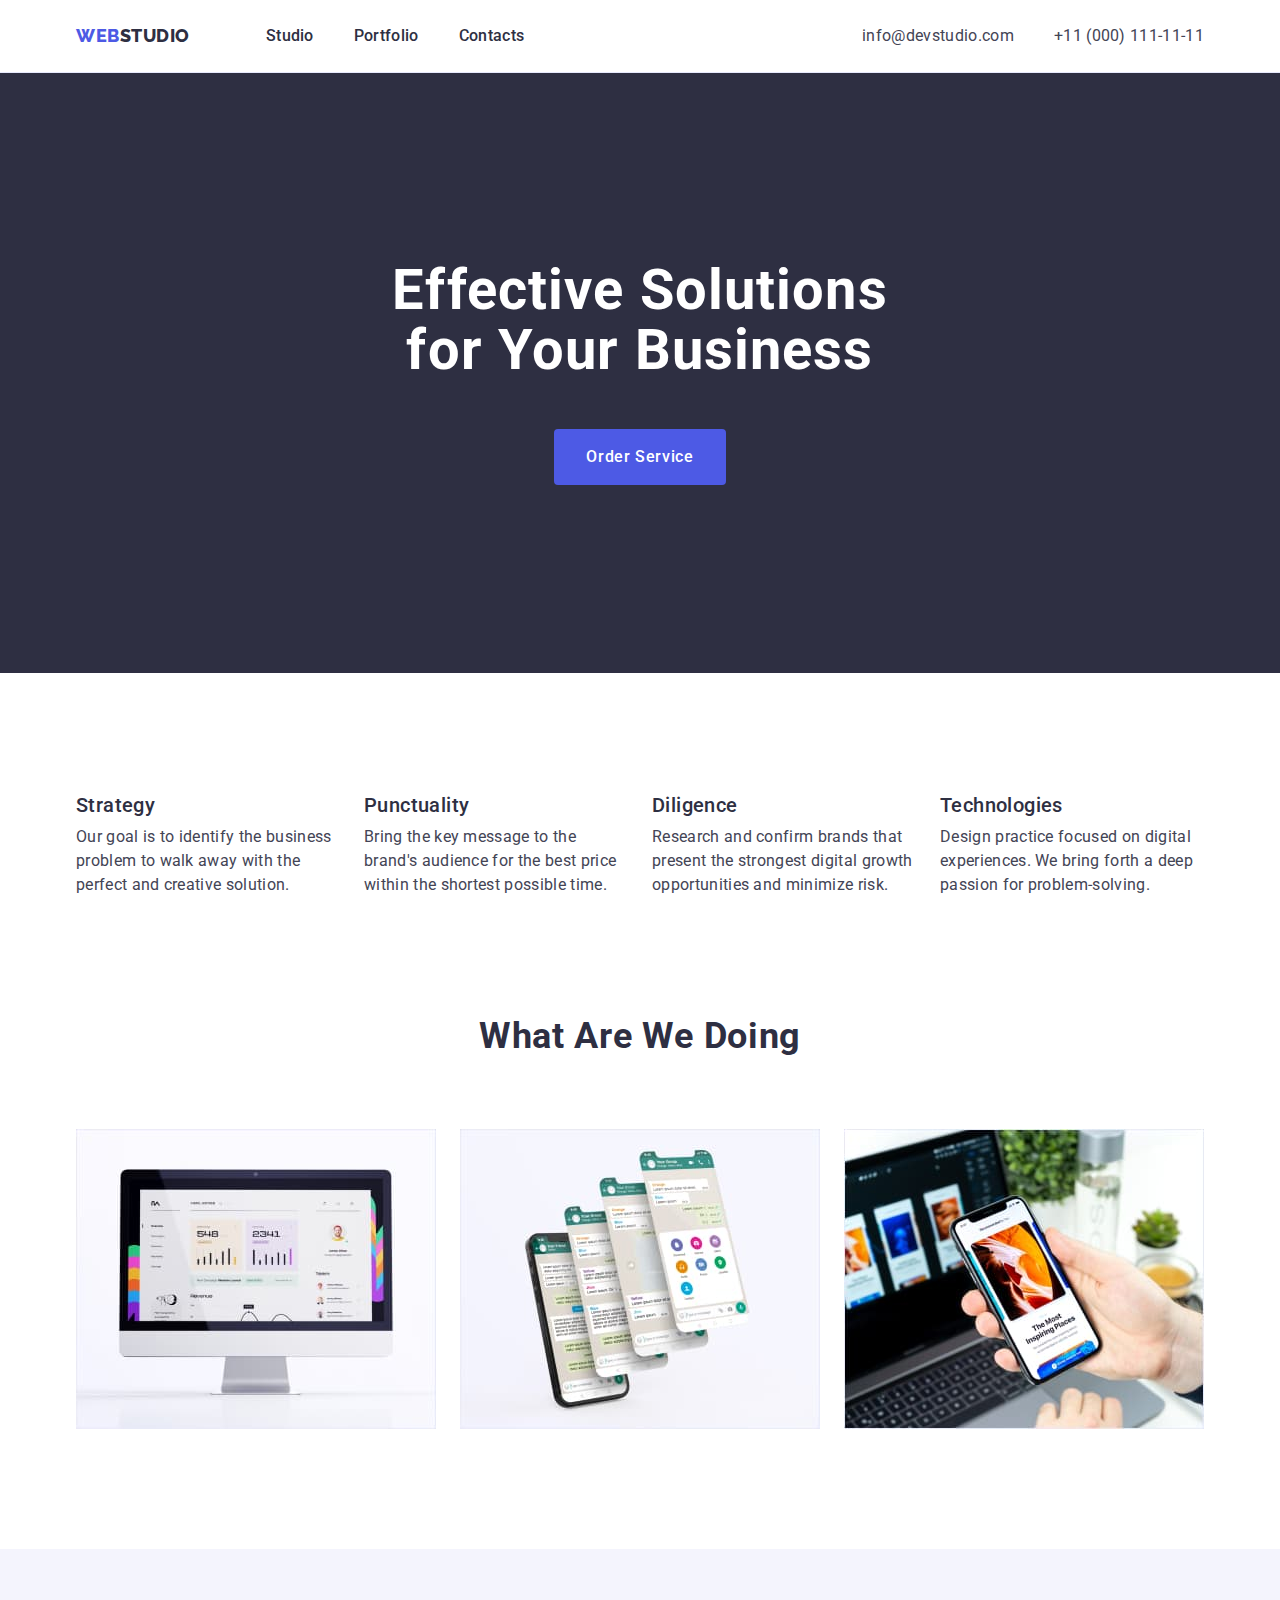
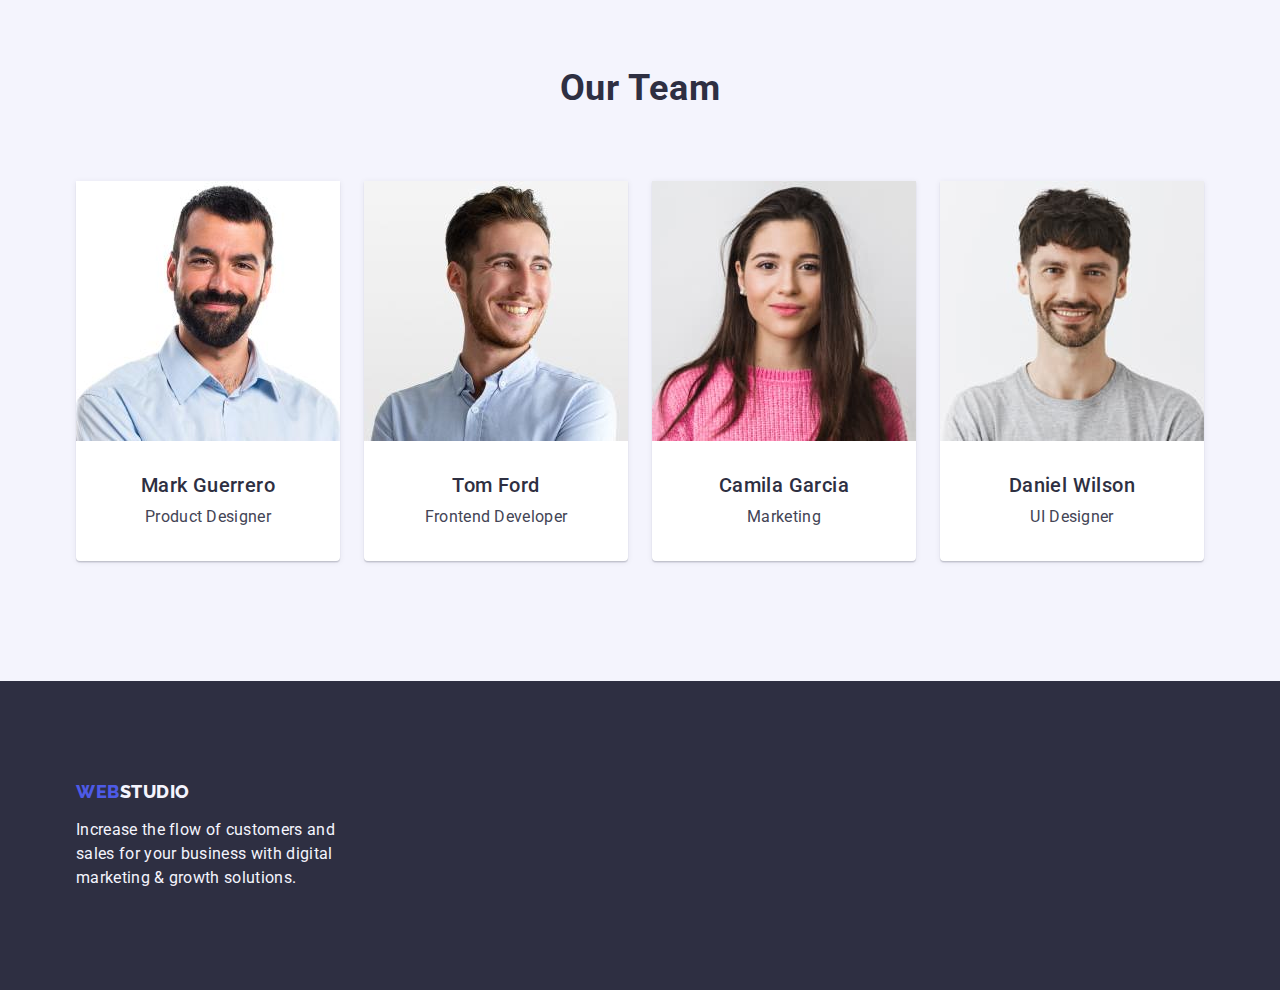
<file: index.html>
<!DOCTYPE html>
<html lang="en">
  <head>
    <meta charset="UTF-8" />
    <meta http-equiv="X-UA-Compatible" content="IE=edge" />
    <meta name="viewport" content="width=device-width, initial-scale=1.0" />
    <title>WebStudio</title>
    <link
      rel="stylesheet"
      href="https://cdnjs.cloudflare.com/ajax/libs/modern-normalize/1.1.0/modern-normalize.min.css"
      integrity="sha512-wpPYUAdjBVSE4KJnH1VR1HeZfpl1ub8YT/NKx4PuQ5NmX2tKuGu6U/JRp5y+Y8XG2tV+wKQpNHVUX03MfMFn9Q=="
      crossorigin="anonymous"
      referrerpolicy="no-referrer"
    />
    <link rel="preconnect" href="https://fonts.googleapis.com" />
    <link rel="preconnect" href="https://fonts.gstatic.com" crossorigin />
    <link
      href="https://fonts.googleapis.com/css2?family=Raleway:wght@800&family=Roboto:wght@400;500;700;900&display=swap"
      rel="stylesheet"
    />
    <link rel="stylesheet" href="./css/styles.css" />
  </head>
  <body>
    <!--Heder content-->
    <header class="header">
      <div class="container header-container">
        <nav class="header-navigation">
          <a class="header-logo-web link" href="./index.html"
            >Web<span class="header-logo">Studio</span>
          </a>
          <ul class="header-list list">
            <li class="header-item">
              <a class="header-link link" href="./index.html">Studio</a>
            </li>
            <li class="header-item">
              <a class="header-link link" href="./portfolio.html">Portfolio</a>
            </li>
            <li class="header-item">
              <a href="" class="header-link link">Contacts</a>
            </li>
          </ul>
        </nav>
        <address class="header-contact">
          <ul class="header-contact-list list">
            <li class="header-contact-item">
              <a
                class="header-contact-link link"
                href="mailto:info@devstudio.com"
                >info@devstudio.com</a
              >
            </li>
            <li class="header-contact-item">
              <a class="header-contact-link link" href="tel:+11(000)1111111"
                >+11 (000) 111-11-11</a
              >
            </li>
          </ul>
        </address>
      </div>
    </header>
    <main>
      <!--Hero content-->
      <section class="hero">
        <div class="container hero-container">
          <h1 class="hero-title">
            Effective Solutions <br />
            for Your Business
          </h1>
          <div class="hero-container-bnt">
            <button class="hero-btn" type="button">Order Service</button>
          </div>
        </div>
      </section>
      <!--Section 1-->
      <section class="advantages">
        <div class="container advantages-container">
          <h2 hidden>About</h2>
          <ul class="advantages-list list wrap">
            <li class="advantages-item">
              <h3 class="advantages-title">Strategy</h3>
              <p class="advantages-text">
                Our goal is to identify the business problem to walk away with
                the perfect and creative solution.
              </p>
            </li>
            <li class="advantages-item">
              <h3 class="advantages-title">Punctuality</h3>
              <p class="advantages-text">
                Bring the key message to the brand's audience for the best price
                within the shortest possible time.
              </p>
            </li>
            <li class="advantages-item">
              <h3 class="advantages-title">Diligence</h3>
              <p class="advantages-text">
                Research and confirm brands that present the strongest digital
                growth opportunities and minimize risk.
              </p>
            </li>
            <li class="advantages-item">
              <h3 class="advantages-title">Technologies</h3>
              <p class="advantages-text">
                Design practice focused on digital experiences. We bring forth a
                deep passion for problem-solving.
              </p>
            </li>
          </ul>
        </div>
      </section>
      <!--Section 2-->
      <section class="works">
        <div class="container">
          <h2 class="works-title">What are we doing</h2>
          <ul class="works-list list wrap-wors">
            <li class="works-item">
              <img
                src="./images/image-1.jpg"
                alt="motion"
                width="360"
                height="300"
              />
            </li>
            <li class="works-item">
              <img
                src="./images/image-2.jpg"
                alt="phone"
                width="360"
                height="300"
              />
            </li>
            <li class="works-item">
              <img
                src="./images/image-3.jpg"
                alt="gadgets"
                width="360"
                height="300"
              />
            </li>
          </ul>
        </div>
      </section>
      <!--Section 3-->
      <section class="team">
        <div class="container container-team">
          <h2 class="team-title">Our Team</h2>
          <ul class="team-list list wrap-team">
            <li class="team-item">
              <img 
                src="./images/image-4.jpg"
                alt="Product Designer"
                width="264"
                height="260" 
                class="team-img"
              /><div class="team-card">
                <h3 class="team-title-item">Mark Guerrero</h3>
                <p class="team-text">Product Designer</p>
              </div>
            </li>
            <li class="team-item">
              <img
                src="./images/image-5.jpg"
                alt="Frontend Developer"
                width="264"
                height="260"
              />
              <div class="team-card">
              <h3 class="team-title-item">Tom Ford</h3>
              <p class="team-text">Frontend Developer</p>
              </div>
            </li>
            <li class="team-item">
              <img
                src="./images/image-6.jpg"
                alt="Marketing"
                width="264"
                height="260"
              />
              <div class="team-card">
              <h3 class="team-title-item">Camila Garcia</h3>
              <p class="team-text">Marketing</p>
              </div>
            </li>
            <li class="team-item">
              <img
                src="./images/image-7.jpg"
                alt="UI Designer"
                width="264"
                height="260"
              />
              <div class="team-card">
              <h3 class="team-title-item">Daniel Wilson</h3>
              <p class="team-text">UI Designer</p>
              </div>
            </li>
          </ul>
          </div>
        </div>
      </section>
    </main>
    <!--Footer-->
    <footer class="footer">
      <div class="container">
        <a class="footer-logo link" href="./index.html"
          >Web<span class="footer-studio">Studio</span></a
        >
        <p class="footer-text">
          Increase the flow of customers and <br />
          sales for your business with digital <br />
          marketing & growth solutions.
        </p>
      </div>
    </footer>
  </body>
</html>
</file>
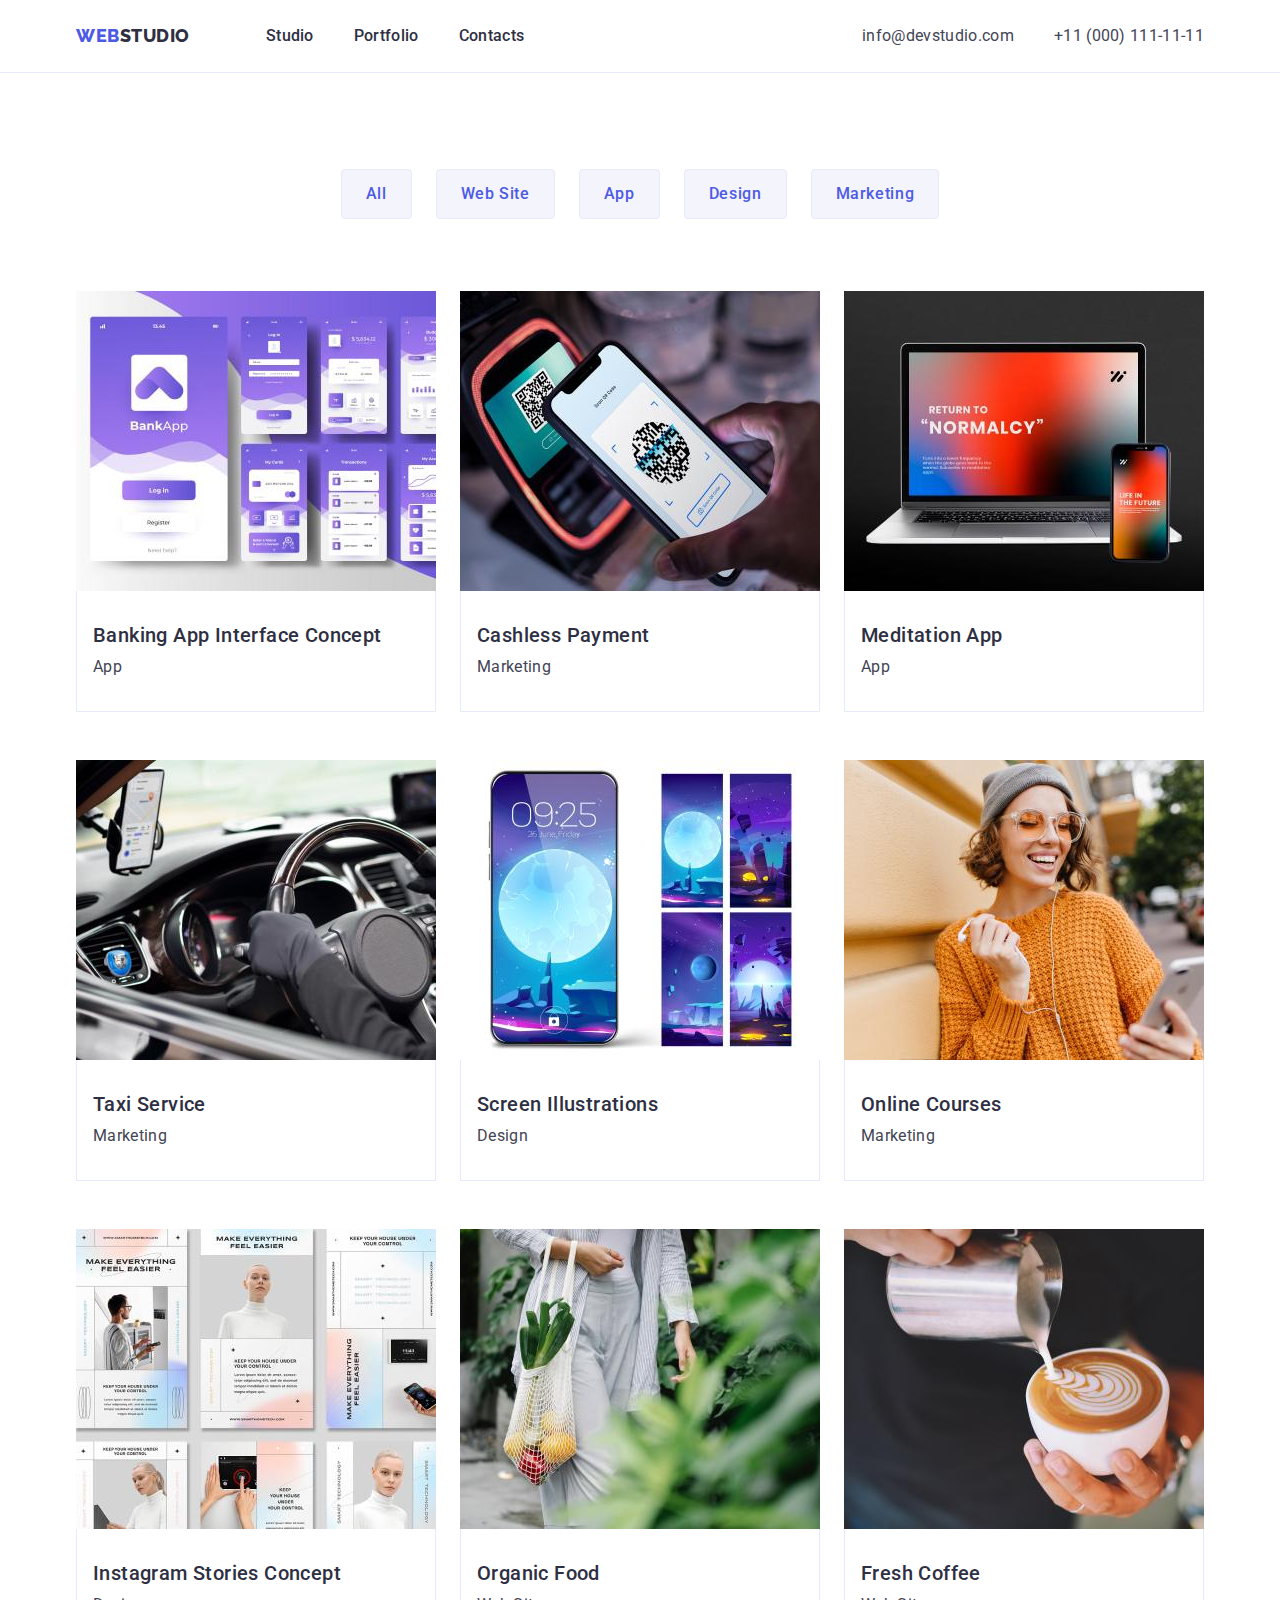
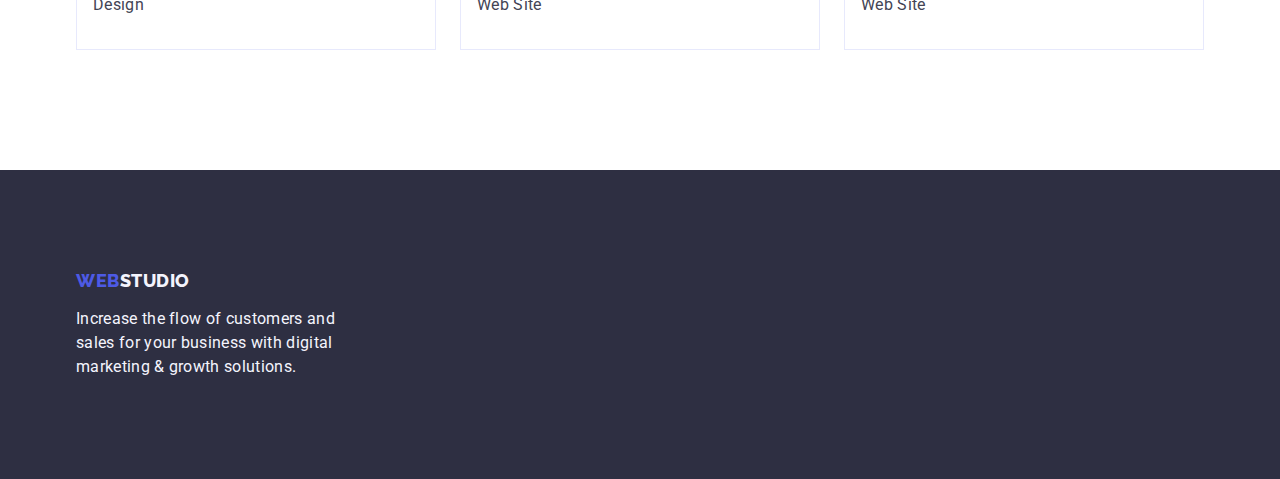
<file: portfolio.html>
<!DOCTYPE html>
<html lang="en">
  <head>
    <meta charset="UTF-8" />
    <meta http-equiv="X-UA-Compatible" content="IE=edge" />
    <meta name="viewport" content="width=device-width, initial-scale=1.0" />
    <title>Portfolio</title>
    <link rel="stylesheet" href="https://cdnjs.cloudflare.com/ajax/libs/modern-normalize/1.1.0/modern-normalize.min.css" integrity="sha512-wpPYUAdjBVSE4KJnH1VR1HeZfpl1ub8YT/NKx4PuQ5NmX2tKuGu6U/JRp5y+Y8XG2tV+wKQpNHVUX03MfMFn9Q==" crossorigin="anonymous" referrerpolicy="no-referrer" />
    <link rel="preconnect" href="https://fonts.googleapis.com" />
    <link rel="preconnect" href="https://fonts.gstatic.com" crossorigin />
    <link
      href="https://fonts.googleapis.com/css2?family=Raleway:wght@800&family=Roboto:wght@400;500;700;900&display=swap"
      rel="stylesheet"
    />
    <link rel="stylesheet" href="./css/styles.css" />
    <body>
  <header class="header">
      <div class="container header-container">
        <nav class="header-navigation">
          <a class="header-logo-web link" href="./index.html"
            >Web<span class="header-logo">Studio</span>
          </a>
          <ul class="header-list list">
            <li class="header-item">
              <a class="header-link link" href="./index.html">Studio</a>
            </li>
            <li class="header-item">
              <a class="header-link link" href="./portfolio.html">Portfolio</a>
            </li>
            <li class="header-item">
              <a href="" class="header-link link">Contacts</a>
            </li>
          </ul>
        </nav>
        <address class="header-contact">
          <ul class="header-contact-list list">
            <li class="header-contact-item">
              <a
                class="header-contact-link link"
                href="mailto:info@devstudio.com"
                >info@devstudio.com</a
              >
            </li>
            <li class="header-contact-item">
              <a class="header-contact-link link" href="tel:+11(000)1111111"
                >+11 (000) 111-11-11</a
              >
            </li>
          </ul>
        </address>
      </div>
    </header>
    <!--Main content-->
    <main>
      <!--Filters content-->
      <section class="portfolio">
        <div class="container container-button">
        <h1 hidden>Portfolio</h1>
        <ul class="button-menu-list list wrap-button">
          <li class="button-menu-item"><button class="button-menu-btn" type="button">All</button></li>
          <li class="button-menu-item"><button class="button-menu-btn" type="button">Web Site</button></li>
          <li class="button-menu-item"><button class="button-menu-btn" type="button">App</button></li>
          <li class="button-menu-item"><button class="button-menu-btn" type="button">Design</button></li>
          <li class="button-menu-item"><button class="button-menu-btn" type="button">Marketing</button></li>
        </ul>
         <!--Row 1-->
         <div class="portfolio-container">
        <ul class="portfolio-list list wrap-portfolio">
          <li class="portfolio-item">
            <a href="" class="link">
            <img
              src="./images/portfolio/image-1.jpg"
              alt="Banking"
              width="360"
              height="300"
            />
            <div class="portfolio-card">
            <h2 class="portfolio-title">Banking App Interface Concept</h2>
            <p class="portfolio-text">App</p>
            </div>
            </a>
          </li>
          <li class="portfolio-item">
            <a href="" class="link">
            <img
              src="./images/portfolio/image-2.jpg"
              alt="Cashless"
              width="360"
              height="300"
            />
            <div class="portfolio-card">
            <h2 class="portfolio-title">Cashless Payment</h2>
            <p class="portfolio-text">Marketing</p>
            </div>
            </a>
          </li>
          <li class="portfolio-item">
            <a href="" class="link">
            <img
              src="./images/portfolio/image-3.jpg"
              alt="Meditation"
              width="360"
              height="300"
            />
            <div class="portfolio-card">
            <h2 class="portfolio-title">Meditation App</h2>
            <p class="portfolio-text">App</p>
            </div>
            </a>
          </li>

         <!--Row 2-->
         
          <li class="portfolio-item">
            <a href="" class="link">
            <img
              src="./images/portfolio/image-4.jpg"
              alt="Taxi Service"
              width="360"
              height="300"
            />
            <div class="portfolio-card">
            <h2 class="portfolio-title">Taxi Service</h2>
            <p class="portfolio-text">Marketing</p>
            </div>
            </a>
          </li>
          <li class="portfolio-item">
            <a href="" class="link">
            <img
              src="./images/portfolio/image-5.jpg"
              alt="Screen Illustrations"
              width="360"
              height="300"
            />
            <div class="portfolio-card">
            <h2 class="portfolio-title">Screen Illustrations</h2>
            <p class="portfolio-text">Design</p>
            </div>
            </a>
          </li>
          <li class="portfolio-item">
            <a href="" class="link">
            <img
              src="./images/portfolio/image-6.jpg"
              alt="Online Courses"
              width="360"
              height="300"
            />
            <div class="portfolio-card">
            <h2 class="portfolio-title">Online Courses</h2>
            <p class="portfolio-text">Marketing</p>
            </div>
            </a>
          </li>

         <!--Row 3-->

          <li class="portfolio-item">
            <a href="" class="link">
            <img
              src="./images/portfolio/image-7.jpg"
              alt="Stories"
              width="360"
              height="300"
            />
            <div class="portfolio-card">
            <h2 class="portfolio-title">Instagram Stories Concept</h2>
            <p class="portfolio-text">Design</p>
            </div>
            </a>
          </li>
          <li class="portfolio-item">
            <a href="" class="link">
            <img
              src="./images/portfolio/image-8.jpg"
              alt="Organic Food"
              width="360"
              height="300"
            />
            <div class="portfolio-card">
            <h2 class="portfolio-title">Organic Food</h2>
            <p class="portfolio-text">Web Site</p>
            </div>
            </a>
          </li>
          <li class="portfolio-item">
            <a href="" class="link">
            <img
              src="./images/portfolio/image-9.jpg"
              alt="Fresh Coffee"
              width="360"
              height="300"
            />
            <div class="portfolio-card">
            <h2 class="portfolio-title">Fresh Coffee</h2>
            <p class="portfolio-text">Web Site</p>
            </div>
            </a>
          </li>
        </ul>
        </div>
        </div>
      </section>
    </main>
    <!--Footer-->
    <footer class="footer">
      <div class="container">
      <a class="footer-logo link" href="./index.html"
        >Web<span class="footer-studio">Studio</span></a
      >
      <p class="footer-text">
        Increase the flow of customers and <br> sales for your business with digital <br>
        marketing & growth solutions.
      </p>
      </div>
    </footer>
  </body>
</html>
</file>
<file: css/styles.css>
:root {
    --background-main-color: #ffffff;
    --background-second-color: #2E2F42;
    --main-title-color: #2E2F42;
    --main-text-color: #434455;
    --porttfolio-background-color: #ffffff;
    --portfolio-title-color: #2E2F42;
    --portfolio-text-color: #434455;
    --portfolio-title-font-weight: 500;
    --body-background-color: #ffffff;
}

* {
    margin: 0;
    padding: 0;
    list-style: none;
    box-sizing: border-box;
}

p,
h1,
h2,
h3,
h4,
h5,
h6 {
    margin: 0;
}

ul {
    margin: 0;
    padding-left: 0;
}

address {
    font-style: normal;
}

img {
    display: block;
}

body {
    font-family: 'Roboto', sans-serif;
    letter-spacing: 0.02em;
    color: #434455;
    background-color: var(--body-background-color);
}

.list {
    list-style: none;
}

.link {
    text-decoration: none;
}

.container {
    width: 1158px;
    padding-left: 15px;
    padding-right: 15px;
    margin: 0 auto;

}

/*---------------HEADER---------------*/
.header {
    background: var(--background-main-color, #ffffff);
    padding-top: 24px;
    padding-bottom: 24px;
    border-bottom: 1px solid #E7E9FC;
}

.header-container {
    display: flex;
}

.header-navigation {
    display: flex;
    align-items: center;
    margin-right: auto;
}

.header-logo-web {
    font-family: "Raleway", sans-serif;
    font-weight: 800;
    font-size: 18px;
    line-height: 1.17;
    letter-spacing: 0.03em;
    text-transform: uppercase;
    color: #4D5AE5;
}

.header-logo {
    font-family: 'Raleway', sans-serif;
    font-weight: 800;
    font-size: 18px;
    line-height: 1.17;
    letter-spacing: 0.03em;
    text-transform: uppercase;
    color: #2E2F42;
    margin-right: 76px;
}

.header-list {
    display: flex;
    align-items: center;
    gap: 40px;
}

.header-link {
    font-weight: 500;
    font-size: 16px;
    line-height: 1.5;
    letter-spacing: 0.02em;
    color: #2E2F42;
    display: flex;
    gap: 40px;
}

.header-link:hover,
.header-link:focus {
    color: #404bbf;
}

.header-item {
    display: flex;
    gap: 40px;
}

.header-contact {
    font-style: normal;
}

.header-contact-list {
    display: flex;
    align-items: center;
    gap: 40px;
}

.header-contact-item {}

.header-contact-link {
    font-style: normal;
    font-size: 16px;
    line-height: 1.50;
    letter-spacing: 0.02em;
    color: #434455;
}

.header-contact-link:hover,
.header-contact-link:focus {
    color: #404bbf;
}

/*---------------HERO---------------*/

.hero {
    padding: 188px 0px;
    background: #2e2f42;


}

.hero-container {
    display: flex;
    flex-direction: column;
    align-items: center;
}

.hero-title {
    min-width: 496px;
    font-size: 56px;
    line-height: 1.07;
    text-align: center;
    letter-spacing: 0.02em;
    color: #FFFFFF;
    margin-bottom: 48px;
}

.hero-container-bnt {
    display: block;

}

.hero-btn {
    font-family: 'Roboto', sans-serif;
    font-style: normal;
    font-weight: 500;
    font-size: 16px;
    line-height: 1.50;
    letter-spacing: 0.04em;
    color: #FFFFFF;
    background-color: #4D5AE5;
    cursor: pointer;
    border-radius: 4px;
    padding: 16px 32px;
    gap: 10px;
    margin: 0 auto;
    border: none;
}

.hero-btn:hover,
.hero-btn:focus {
    color: #ffffff;
    background-color: #404BBF;
}

/*---------------ADVANTAGES---------------*/
.advantages {
    background-color: #FFFFFF;
    padding-top: 120px;
}

.wrap {
    display: flex;
    gap: 24px;
}

.advantages-list {}

.advantages-item {}

.advantages-title {
    width: 264px;
    height: 24px;
    font-weight: 500;
    font-size: 20px;
    line-height: 1.20;
    letter-spacing: 0.02em;
    color: var(--main-title-color, #2E2F42);
}

.advantages-text {
    width: 264px;
    height: 72px;
    font-size: 16px;
    line-height: 1.50;
    letter-spacing: 0.02em;
    color: var(--main-text-color, #434455);
    margin-top: 8px;
}

/*---------------WORKS---------------*/
.works {
    background-color: #FFFFFF;
    padding: 120px 0px;
}

.wrap-wors {
    display: flex;
    gap: 24px;
}

.works-title {
    font-size: 36px;
    line-height: 1.11;
    text-align: center;
    letter-spacing: 0.02em;
    text-transform: capitalize;
    color: var(--main-title-color, #2E2F42);
    margin-bottom: 72px;
}

.works-list {}

.works-item {}

/*---------------TEAM---------------*/
.team {
    background-color: #F4F4FD;
    padding-top: 120px;
    padding-bottom: 120px;
}

.container-team {}

.wrap-team {
    display: flex;
    gap: 24px;
}

.team-title {
    font-size: 36px;
    line-height: 1.11;
    text-align: center;
    letter-spacing: 0.02em;
    text-transform: capitalize;
    color: var(--main-title-color);
    margin-bottom: 72px;
}

.team-card {
    padding: 32px 16px;
}

.team-list {}

.team-item {
    background: #FFFFFF;
    box-shadow: 0px 1px 6px rgba(46, 47, 66, 0.08), 0px 1px 1px rgba(46, 47, 66, 0.16), 0px 2px 1px rgba(46, 47, 66, 0.08);
    border-radius: 0px 0px 4px 4px;
}

.team-title-item {
    font-weight: 500;
    font-size: 20px;
    line-height: 1.20;
    letter-spacing: 0.02em;
    text-align: center;
    color: #2E2F42;
}

.team-text {
    font-size: 16px;
    line-height: 1.50;
    letter-spacing: 0.02em;
    text-align: center;
    color: #434455;
    margin-top: 8px;
}


/*---------------FOOTER---------------*/
.footer {
    background: var(--background-second-color, #2E2F42);
    padding: 100px 0px;
}

.wrap-footer {}

.footer-logo {
    font-family: 'Raleway', sans-serif;
    font-weight: 800;
    font-size: 18px;
    line-height: 1.17;
    letter-spacing: 0.03em;
    text-transform: uppercase;
    color: #4D5AE5;
}

.footer-studio {
    font-family: 'Raleway', sans-serif;
    font-weight: 800;
    font-size: 18px;
    line-height: 1.17;
    letter-spacing: 0.03em;
    text-transform: uppercase;
    color: #F4F4FD;
}

.footer-text {
    font-size: 16px;
    line-height: 1.50;
    letter-spacing: 0.02em;
    color: #F4F4FD;
    margin-top: 16px;
}

/*---------------PORTFOLIO---------------*/
.portfolio {
    background-color: var(--background-main-color, #ffffff);
    padding: 96px 0px 120px 0px;
}


.wrap-button {
    display: flex;
    justify-content: center;
    gap: 24px;
}

.button-menu-item {}

.button-menu-list {
    margin-bottom: 72px;
}

.button-menu-btn {
    font-family: 'Roboto', sans-serif;
    font-style: normal;
    font-weight: 500;
    font-size: 16px;
    line-height: 1.50;
    letter-spacing: 0.04em;
    color: #4D5AE5;
    background-color: #F4F4FD;
    cursor: pointer;
    border: none;
    padding: 12px 24px;
    border: 1px solid #E7E9FC;
    border-radius: 4px;

}

.button-menu-btn:hover,
.button-menu-btn:focus {
    color: #FFFFFF;
    background-color: #404BBF;
    box-shadow: 0px 3px 1px rgba(0, 0, 0, 0.1), 0px 2px 1px rgba(0, 0, 0, 0.08), 0px 2px 2px rgba(0, 0, 0, 0.12);
}

.portfolio-list {}

.wrap-portfolio {
    display: flex;
    gap: 48px 24px;
    flex-wrap: wrap;
}

.portfolio-item {}

.banking-title {}

.banking-text {}

.portfolio-title {
    font-family: 'Roboto', sans-serif;
    font-style: normal;
    font-weight: var(--portfolio-title-font-weight, 500);
    font-size: 20px;
    line-height: 1.2;
    letter-spacing: 0.02em;
    color: var(--portfolio-title-color, #2E2F42);


}

.portfolio-text {
    font-family: 'Roboto', sans-serif;
    font-style: normal;
    font-size: 16px;
    line-height: 1.5;
    letter-spacing: 0.02em;
    color: var(--portfolio-text-color, #2E2F42);
    margin-top: 8px;
}

.portfolio-card {
    padding: 32px 16px;
    border: 1px solid #E7E9FC;
    border-top: none;
}
</file>
